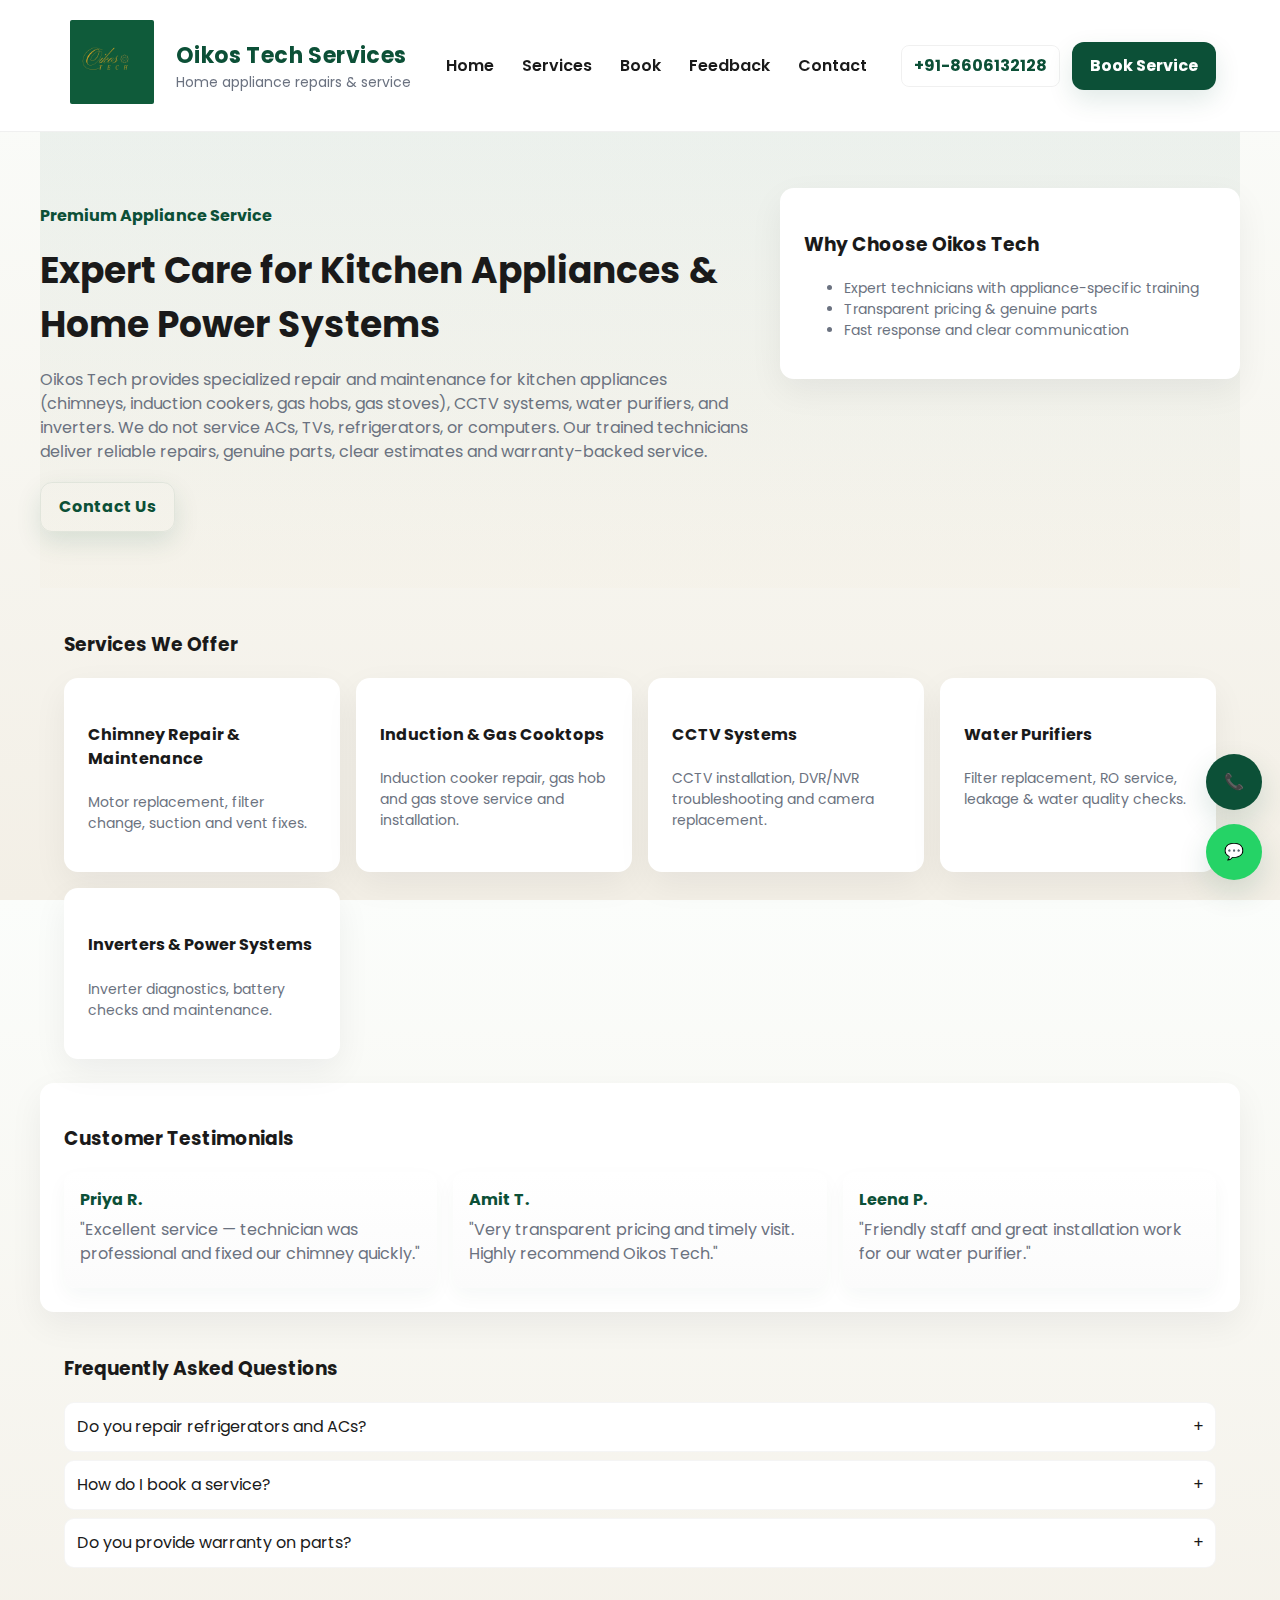
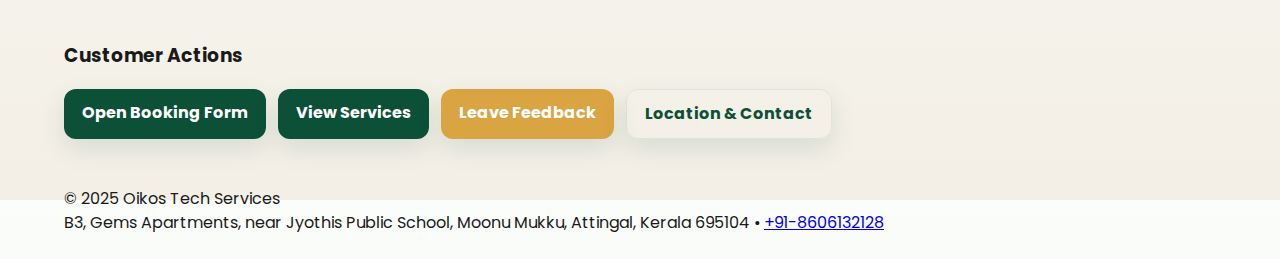
<file: index.html>
<!doctype html>
<html lang="en">
<head><meta charset="utf-8"/><meta name="viewport" content="width=device-width,initial-scale=1"/><title>Oikos Tech Services — Expert Care for Kitchen Appliances &amp; Home Power Systems</title><meta name="description" content="Oikos Tech provides specialized repair and maintenance for kitchen appliances (chimneys, induction cookers, gas hobs, gas stoves), CCTV systems, water purifiers, and inverters. We do not service ACs, TVs, refrigerators, or computers. Our trained technicians deliver reliable repairs, genuine parts, clear estimates and warranty-backed service."/><link rel="stylesheet" href="styles.css"/></head>
<body>

<header class="site-header">
  <div class="container header-inner">
    <div class="brand">
      <a href="index.html"><img src="logo.png" alt="Oikos Tech logo" class="logo" /></a>
      <div class="brand-text">
        <h1>Oikos Tech Services</h1>
        <p class="sub">Home appliance repairs & service</p>
      </div>
    </div>
    <nav class="main-nav" aria-label="Primary">
      <a href="index.html">Home</a>
      <a href="services.html">Services</a>
      <a href="book.html">Book</a>
      <a href="feedback.html">Feedback</a>
      <a href="contact.html">Contact</a>
    </nav>
    <div class="header-actions">
      <a class="call" href="tel:+91-8606132128">+91-8606132128</a>
      <a class="btn" href="book.html">Book Service</a>
    </div>
  </div>
</header>

<main>
  <section class="hero container hero-inner">
    <div class="hero-copy">
      <p class="eyebrow">Premium Appliance Service</p>
      <h2>Expert Care for Kitchen Appliances &amp; Home Power Systems</h2>
      <p class="lead">Oikos Tech provides specialized repair and maintenance for kitchen appliances (chimneys, induction cookers, gas hobs, gas stoves), CCTV systems, water purifiers, and inverters. We do not service ACs, TVs, refrigerators, or computers. Our trained technicians deliver reliable repairs, genuine parts, clear estimates and warranty-backed service.</p>
      <div class="cta-row">
        
        <a class="btn" href="contact.html" style="background:transparent;color:var(--primary-green);border:1px solid rgba(12,80,55,0.08)">Contact Us</a>
      </div>
      
    </div>
    
<aside class="hero-card card">
  <h3>Why Choose Oikos Tech</h3>
  <ul class="small">
    <li>Expert technicians with appliance-specific training</li>
    <li>Transparent pricing & genuine parts</li>
    <li>Fast response and clear communication</li>
  </ul>
  <div style="margin-top:12px"></div>
</aside>

  </section>

  <section class="section container">
    <h3>Services We Offer</h3>
    <div class="services-grid">
      <div class="card"><h4>Chimney Repair & Maintenance</h4><p class="small">Motor replacement, filter change, suction and vent fixes.</p></div>
      <div class="card"><h4>Induction & Gas Cooktops</h4><p class="small">Induction cooker repair, gas hob and gas stove service and installation.</p></div>
      <div class="card"><h4>CCTV Systems</h4><p class="small">CCTV installation, DVR/NVR troubleshooting and camera replacement.</p></div>
      <div class="card"><h4>Water Purifiers</h4><p class="small">Filter replacement, RO service, leakage & water quality checks.</p></div>
      <div class="card"><h4>Inverters & Power Systems</h4><p class="small">Inverter diagnostics, battery checks and maintenance.</p></div>
    </div>
  </section>

  <section class="section container card">
    <h3>Customer Testimonials</h3>
    <div class="testimonials">
      <div class="testimonial"><strong>Priya R.</strong><p class="muted">"Excellent service — technician was professional and fixed our chimney quickly."</p></div>
      <div class="testimonial"><strong>Amit T.</strong><p class="muted">"Very transparent pricing and timely visit. Highly recommend Oikos Tech."</p></div>
      <div class="testimonial"><strong>Leena P.</strong><p class="muted">"Friendly staff and great installation work for our water purifier."</p></div>
    </div>
  </section>

  <section class="section container">
    <h3>Frequently Asked Questions</h3>
    <div class="faq-item">
      <div class="faq-q"><span>Do you repair refrigerators and ACs?</span><span>+</span></div>
      <div class="faq-a">No. We do not repair ACs, refrigerators, televisions or computers. We specialize in kitchen appliances, CCTVs, water purifiers and inverters.</div>
    </div>
    <div class="faq-item">
      <div class="faq-q"><span>How do I book a service?</span><span>+</span></div>
      <div class="faq-a">Click "Book a Technician" or use the booking button — the form will open in a new tab. Provide details and we will contact you to confirm.</div>
    </div>
    <div class="faq-item">
      <div class="faq-q"><span>Do you provide warranty on parts?</span><span>+</span></div>
      <div class="faq-a">Yes — we provide warranty on genuine parts replaced, specific terms depend on the part and manufacturer.</div>
    </div>
  </section>

  <section class="section container">
    <h3>Customer Actions</h3>
    <div style="display:flex;gap:12px;flex-wrap:wrap">
      <a class="btn form-link" href="https://forms.gle/2g4Q3BgvCCnAi8x26" target="_blank">Open Booking Form</a>
      <a class="btn" href="services.html">View Services</a>
      <a class="btn" href="https://forms.gle/MoZWDVAmF2wmEDCK8" target="_blank" style="background:var(--accent-gold);color:#fff">Leave Feedback</a>
      <a class="btn" href="contact.html" style="background:transparent;color:var(--primary-green);border:1px solid rgba(12,80,55,0.08)">Location & Contact</a>
    </div>
  </section>

</main>

<footer class="site-footer">
  <div class="container footer-inner">
    <div>© 2025 Oikos Tech Services</div>
    <div class="muted">B3, Gems Apartments, near Jyothis Public School, Moonu Mukku, Attingal, Kerala 695104 • <a href="tel:+91-8606132128">+91-8606132128</a></div>
  </div>
</footer>

<a class="fab-call" href="tel:+91-8606132128" title="Call now" aria-label="Call now">📞</a>
<a class="fab-wa" href="https://wa.me/918606132128" target="_blank" title="WhatsApp" aria-label="WhatsApp chat">💬</a>
<script src="scripts.js"></script>
</body></html>
</file>
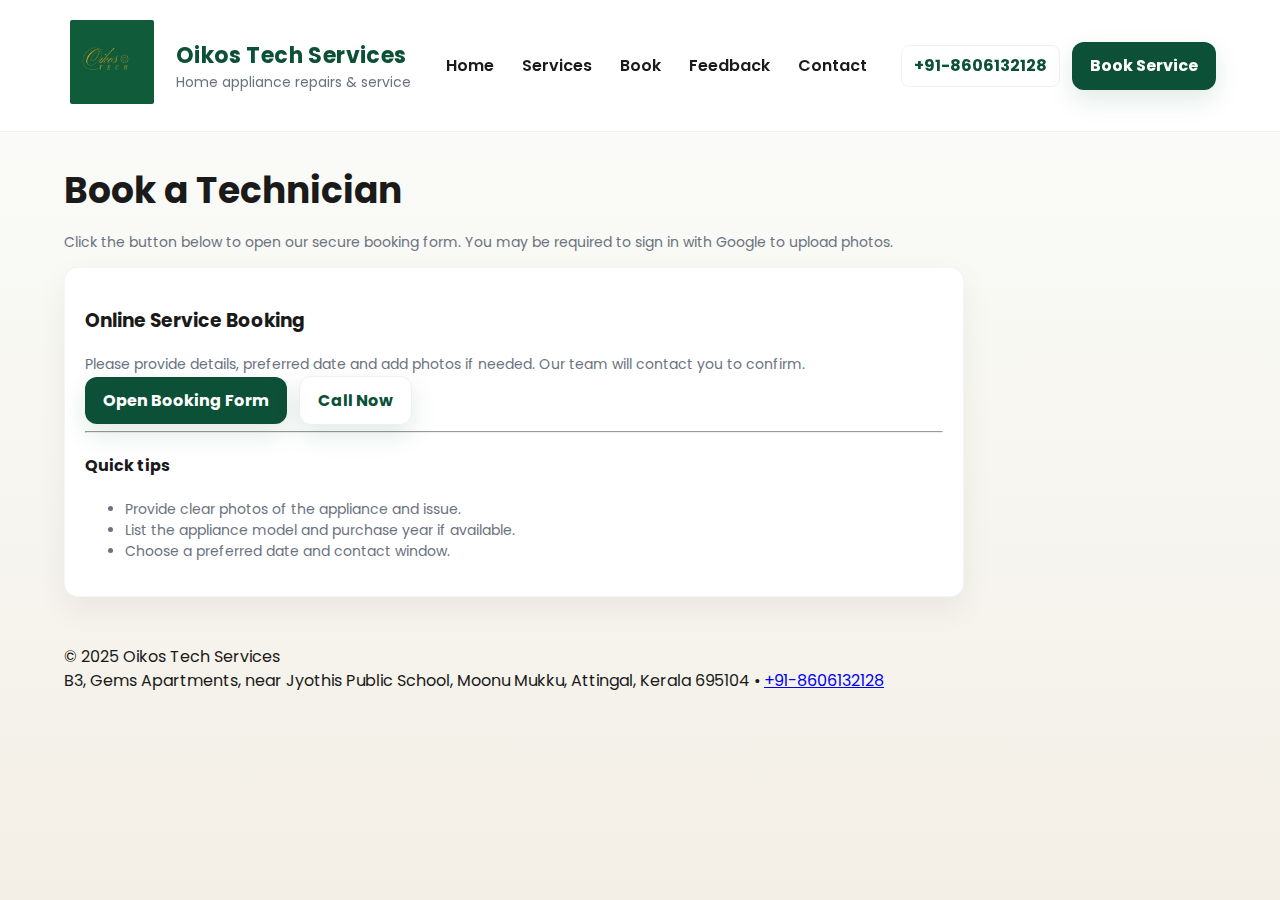
<file: book.html>
<!doctype html><html lang="en"><head><meta charset="utf-8"/><meta name="viewport" content="width=device-width,initial-scale=1"/><title>Book Service - Oikos Tech Services</title><link rel="stylesheet" href="styles.css"/></head><body>

<header class="site-header">
  <div class="container header-inner">
    <div class="brand">
      <a href="index.html"><img src="logo.png" alt="Oikos Tech logo" class="logo" /></a>
      <div class="brand-text">
        <h1>Oikos Tech Services</h1>
        <p class="sub">Home appliance repairs & service</p>
      </div>
    </div>
    <nav class="main-nav" aria-label="Primary">
      <a href="index.html">Home</a>
      <a href="services.html">Services</a>
      <a href="book.html">Book</a>
      <a href="feedback.html">Feedback</a>
      <a href="contact.html">Contact</a>
    </nav>
    <div class="header-actions">
      <a class="call" href="tel:+91-8606132128">+91-8606132128</a>
      <a class="btn" href="book.html">Book Service</a>
    </div>
  </div>
</header>

<main class="container section">
  <h2>Book a Technician</h2>
  <p class="small muted">Click the button below to open our secure booking form. You may be required to sign in with Google to upload photos.</p>
  <div class="card form-card" style="max-width:900px">
    <h3>Online Service Booking</h3>
    <p class="small">Please provide details, preferred date and add photos if needed. Our team will contact you to confirm.</p>
    <div style="margin-top:12px">
      <a class="btn form-link" href="https://forms.gle/2g4Q3BgvCCnAi8x26" target="_blank">Open Booking Form</a>
      <a class="btn" href="tel:+91-8606132128" style="margin-left:8px;background:transparent;color:var(--primary-green);border:1px solid rgba(12,80,55,0.08)">Call Now</a>
    </div>
    <hr style="margin:18px 0" />
    <h4>Quick tips</h4>
    <ul class="small">
      <li>Provide clear photos of the appliance and issue.</li>
      <li>List the appliance model and purchase year if available.</li>
      <li>Choose a preferred date and contact window.</li>
    </ul>
  </div>
</main>

<footer class="site-footer">
  <div class="container footer-inner">
    <div>© 2025 Oikos Tech Services</div>
    <div class="muted">B3, Gems Apartments, near Jyothis Public School, Moonu Mukku, Attingal, Kerala 695104 • <a href="tel:+91-8606132128">+91-8606132128</a></div>
  </div>
</footer>

</body></html>
</file>
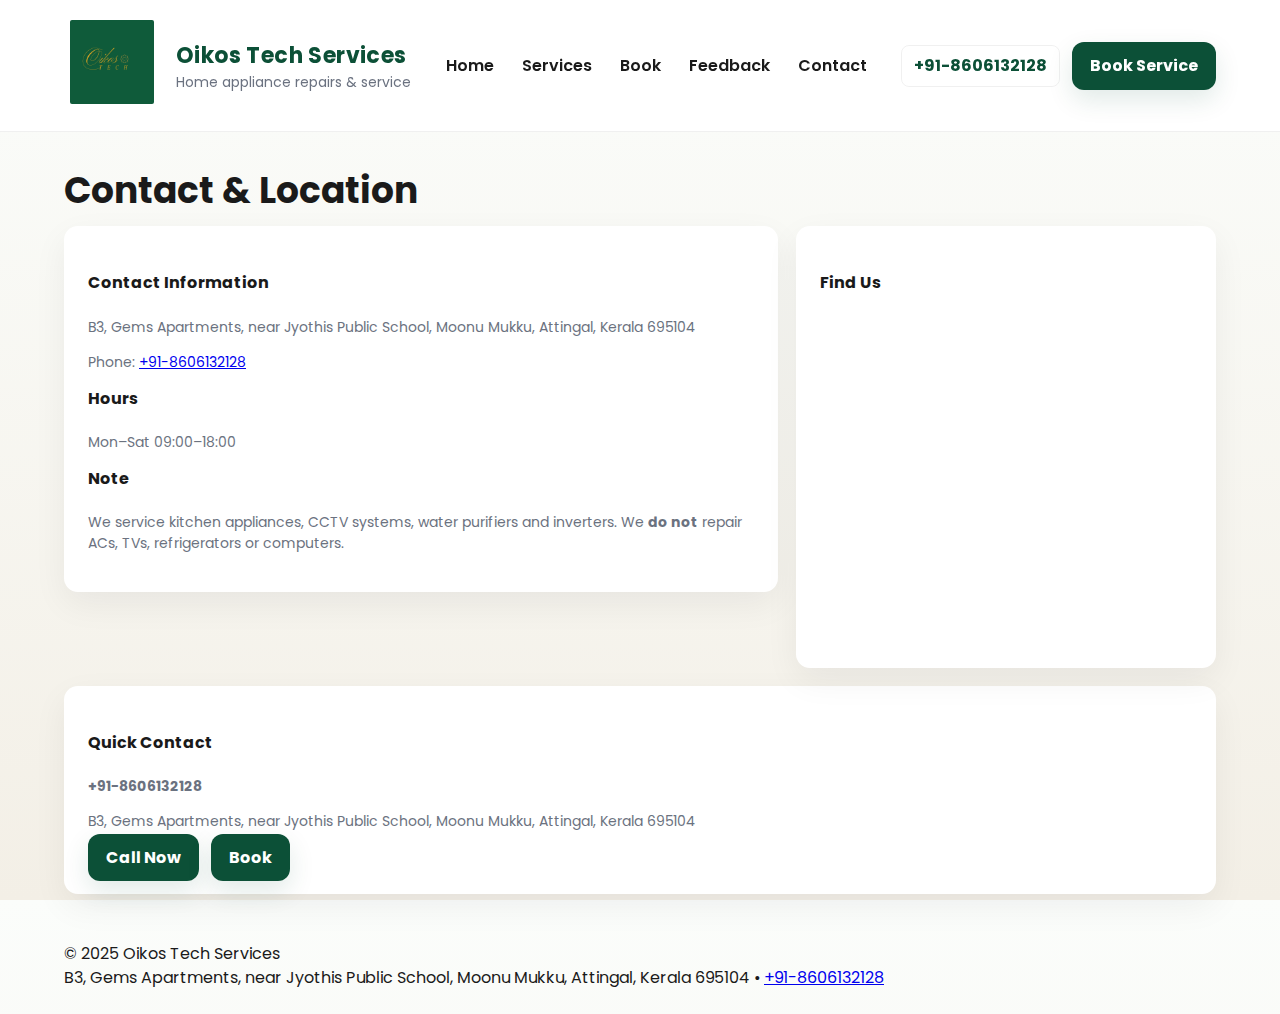
<file: contact.html>
<!doctype html><html lang="en"><head><meta charset="utf-8"/><meta name="viewport" content="width=device-width,initial-scale=1"/><title>Contact - Oikos Tech Services</title><link rel="stylesheet" href="styles.css"/></head><body>

<header class="site-header">
  <div class="container header-inner">
    <div class="brand">
      <a href="index.html"><img src="logo.png" alt="Oikos Tech logo" class="logo" /></a>
      <div class="brand-text">
        <h1>Oikos Tech Services</h1>
        <p class="sub">Home appliance repairs & service</p>
      </div>
    </div>
    <nav class="main-nav" aria-label="Primary">
      <a href="index.html">Home</a>
      <a href="services.html">Services</a>
      <a href="book.html">Book</a>
      <a href="feedback.html">Feedback</a>
      <a href="contact.html">Contact</a>
    </nav>
    <div class="header-actions">
      <a class="call" href="tel:+91-8606132128">+91-8606132128</a>
      <a class="btn" href="book.html">Book Service</a>
    </div>
  </div>
</header>

<main class="container section">
  <h2>Contact & Location</h2>
  <div style="display:grid;grid-template-columns:1fr 420px;gap:18px;align-items:start">
    <div class="card">
      <h4>Contact Information</h4>
      <p class="small muted">B3, Gems Apartments, near Jyothis Public School, Moonu Mukku, Attingal, Kerala 695104</p>
      <p class="small muted">Phone: <a href="tel:+91-8606132128">+91-8606132128</a></p>
      <h4 style="margin-top:12px">Hours</h4>
      <p class="small muted">Mon–Sat 09:00–18:00</p>
      <h4 style="margin-top:12px">Note</h4>
      <p class="small muted">We service kitchen appliances, CCTV systems, water purifiers and inverters. We <strong>do not</strong> repair ACs, TVs, refrigerators or computers.</p>
    </div>
    <aside class="card">
      <h4>Find Us</h4>
      <div class="map-wrap"><iframe loading="lazy" src="https://www.google.com/maps?q=B3, Gems Apartments, near Jyothis Public School, Moonu Mukku, Attingal, Kerala 695104&output=embed"></iframe></div>
    </aside>
  </div>

  <!-- Moved quick contact block here -->
  <div style="margin-top:18px" class="card">
    <h4>Quick Contact</h4>
    <p class="small"><strong>+91-8606132128</strong></p>
    <p class="small muted">B3, Gems Apartments, near Jyothis Public School, Moonu Mukku, Attingal, Kerala 695104</p>
    <div style="margin-top:10px"><a class="btn" href="tel:+91-8606132128">Call Now</a> <a class="btn" href="book.html" style="margin-left:8px">Book</a></div>
  </div>

</main>

<footer class="site-footer">
  <div class="container footer-inner">
    <div>© 2025 Oikos Tech Services</div>
    <div class="muted">B3, Gems Apartments, near Jyothis Public School, Moonu Mukku, Attingal, Kerala 695104 • <a href="tel:+91-8606132128">+91-8606132128</a></div>
  </div>
</footer>

</body></html>
</file>
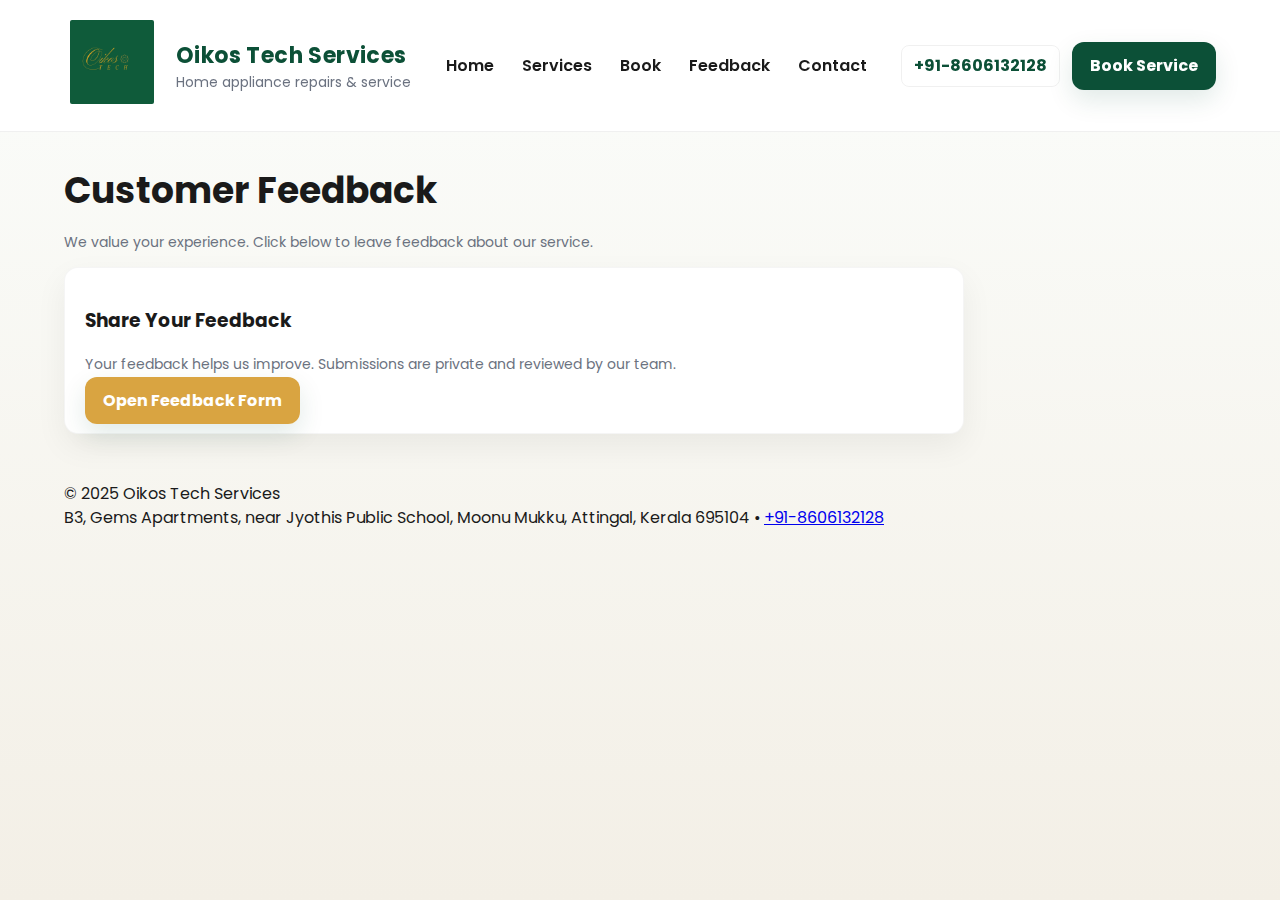
<file: feedback.html>
<!doctype html><html lang="en"><head><meta charset="utf-8"/><meta name="viewport" content="width=device-width,initial-scale=1"/><title>Feedback - Oikos Tech Services</title><link rel="stylesheet" href="styles.css"/></head><body>

<header class="site-header">
  <div class="container header-inner">
    <div class="brand">
      <a href="index.html"><img src="logo.png" alt="Oikos Tech logo" class="logo" /></a>
      <div class="brand-text">
        <h1>Oikos Tech Services</h1>
        <p class="sub">Home appliance repairs & service</p>
      </div>
    </div>
    <nav class="main-nav" aria-label="Primary">
      <a href="index.html">Home</a>
      <a href="services.html">Services</a>
      <a href="book.html">Book</a>
      <a href="feedback.html">Feedback</a>
      <a href="contact.html">Contact</a>
    </nav>
    <div class="header-actions">
      <a class="call" href="tel:+91-8606132128">+91-8606132128</a>
      <a class="btn" href="book.html">Book Service</a>
    </div>
  </div>
</header>

<main class="container section">
  <h2>Customer Feedback</h2>
  <p class="small muted">We value your experience. Click below to leave feedback about our service.</p>
  <div class="card form-card" style="max-width:900px">
    <h3>Share Your Feedback</h3>
    <p class="small">Your feedback helps us improve. Submissions are private and reviewed by our team.</p>
    <div style="margin-top:12px">
      <a class="btn" href="https://forms.gle/MoZWDVAmF2wmEDCK8" target="_blank" style="background:var(--accent-gold);color:#fff">Open Feedback Form</a>
    </div>
  </div>
</main>

<footer class="site-footer">
  <div class="container footer-inner">
    <div>© 2025 Oikos Tech Services</div>
    <div class="muted">B3, Gems Apartments, near Jyothis Public School, Moonu Mukku, Attingal, Kerala 695104 • <a href="tel:+91-8606132128">+91-8606132128</a></div>
  </div>
</footer>

</body></html>
</file>
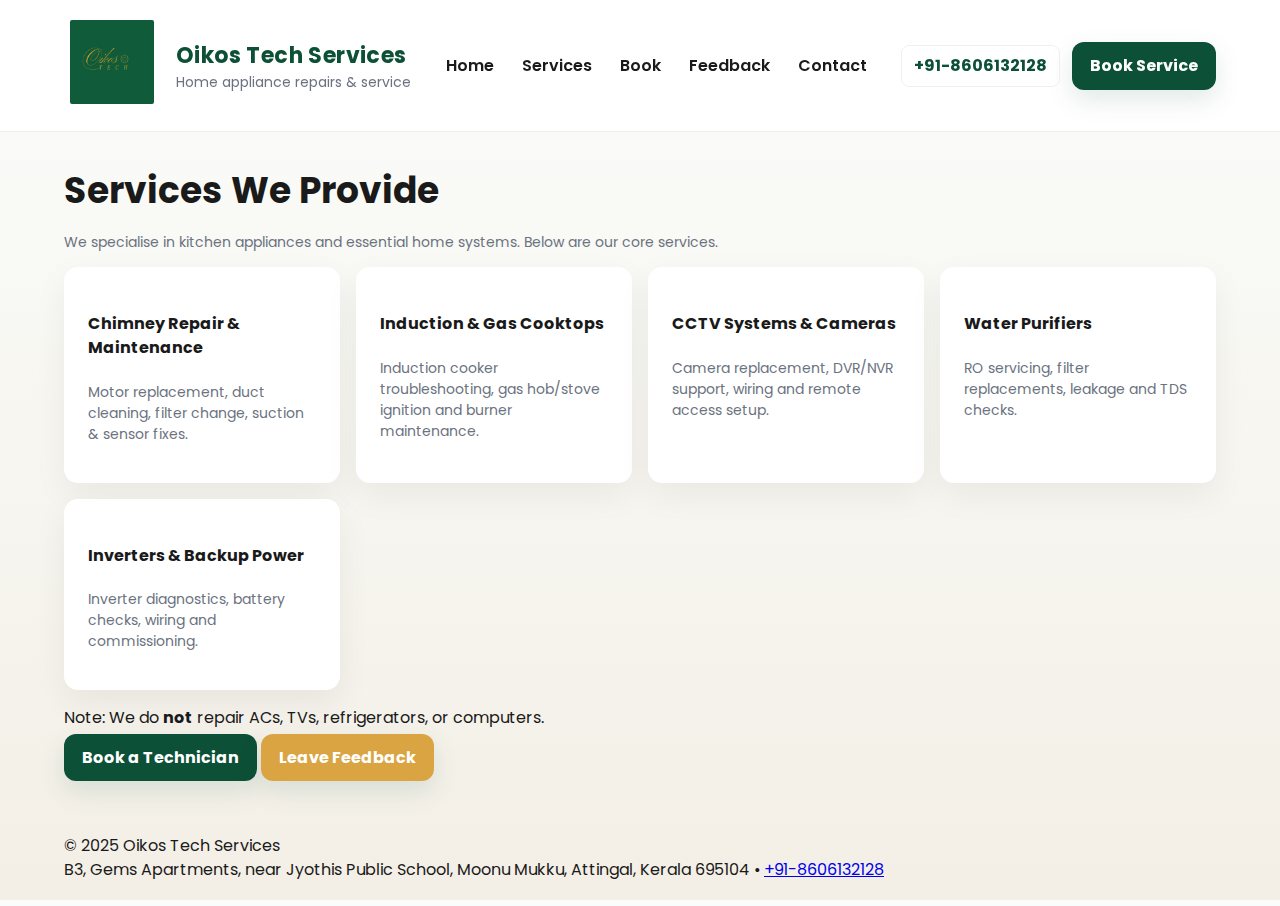
<file: services.html>
<!doctype html><html lang="en"><head><meta charset="utf-8"/><meta name="viewport" content="width=device-width,initial-scale=1"/><title>Services - Oikos Tech Services</title><link rel="stylesheet" href="styles.css"/></head><body>

<header class="site-header">
  <div class="container header-inner">
    <div class="brand">
      <a href="index.html"><img src="logo.png" alt="Oikos Tech logo" class="logo" /></a>
      <div class="brand-text">
        <h1>Oikos Tech Services</h1>
        <p class="sub">Home appliance repairs & service</p>
      </div>
    </div>
    <nav class="main-nav" aria-label="Primary">
      <a href="index.html">Home</a>
      <a href="services.html">Services</a>
      <a href="book.html">Book</a>
      <a href="feedback.html">Feedback</a>
      <a href="contact.html">Contact</a>
    </nav>
    <div class="header-actions">
      <a class="call" href="tel:+91-8606132128">+91-8606132128</a>
      <a class="btn" href="book.html">Book Service</a>
    </div>
  </div>
</header>

<main class="container section">
  <h2>Services We Provide</h2>
  <p class="small muted">We specialise in kitchen appliances and essential home systems. Below are our core services.</p>
  <div class="services-grid" style="margin-top:12px">
    <article class="card"><h4>Chimney Repair & Maintenance</h4><p class="small">Motor replacement, duct cleaning, filter change, suction & sensor fixes.</p></article>
    <article class="card"><h4>Induction & Gas Cooktops</h4><p class="small">Induction cooker troubleshooting, gas hob/stove ignition and burner maintenance.</p></article>
    <article class="card"><h4>CCTV Systems & Cameras</h4><p class="small">Camera replacement, DVR/NVR support, wiring and remote access setup.</p></article>
    <article class="card"><h4>Water Purifiers</h4><p class="small">RO servicing, filter replacements, leakage and TDS checks.</p></article>
    <article class="card"><h4>Inverters & Backup Power</h4><p class="small">Inverter diagnostics, battery checks, wiring and commissioning.</p></article>
  </div>

  <p style="margin-top:16px">Note: We do <strong>not</strong> repair ACs, TVs, refrigerators, or computers.</p>
  <p style="margin-top:12px"><a class="btn" href="book.html">Book a Technician</a> <a class="btn" href="https://forms.gle/MoZWDVAmF2wmEDCK8" target="_blank" style="background:var(--accent-gold);color:#fff">Leave Feedback</a></p>
</main>

<footer class="site-footer">
  <div class="container footer-inner">
    <div>© 2025 Oikos Tech Services</div>
    <div class="muted">B3, Gems Apartments, near Jyothis Public School, Moonu Mukku, Attingal, Kerala 695104 • <a href="tel:+91-8606132128">+91-8606132128</a></div>
  </div>
</footer>

</body></html>
</file>
<file: styles.css>
@import url('https://fonts.googleapis.com/css2?family=Poppins:wght@300;400;500;600;700&display=swap');


:root{
  --primary-green:#0C5037;
  --accent-gold:#D9A441;
  --text:#1A1A1A;
  --muted:#6B7280;
  --bg:#F3EFE6;
  --card:#ffffff;
  --container:1200px;
  font-family: Poppins, Inter, system-ui, -apple-system, 'Segoe UI', Roboto, 'Helvetica Neue', Arial;
}
*{box-sizing:border-box}
html,body{height:100%}
body{margin:0;background:linear-gradient(180deg,#fbfdfb,#f3efe6);color:var(--text);line-height:1.5;scroll-behavior:smooth;}
.container{max-width:var(--container);margin:0 auto;padding:24px}
.site-header{background:var(--card);border-bottom:1px solid rgba(0,0,0,0.06);position:sticky;top:0;z-index:60;backdrop-filter:blur(6px)}
.header-inner{display:flex;align-items:center;justify-content:space-between;gap:12px;padding:14px 24px}
.brand{display:flex;gap:16px;align-items:center}
.logo{height:96px;width:auto;border-radius:8px;background:transparent;padding:6px}
.brand-text h1{font-size:22px;margin:0;color:var(--primary-green);letter-spacing:0.4px}
.sub{font-size:14px;color:var(--muted);margin:0}
.main-nav{display:flex;gap:12px;align-items:center}
.main-nav a{color:var(--text);text-decoration:none;padding:8px;border-radius:8px;font-weight:600}
.main-nav a:hover{color:var(--primary-green)}
.header-actions{display:flex;gap:12px;align-items:center}
.call{background:transparent;padding:8px 12px;border-radius:8px;border:1px solid rgba(0,0,0,0.06);text-decoration:none;color:var(--primary-green);font-weight:700}
.btn{background:var(--primary-green);color:white;padding:12px 18px;border-radius:12px;text-decoration:none;font-weight:700;box-shadow:0 10px 26px rgba(12,80,55,0.12)}
.hero{padding:56px 0; background-image: linear-gradient(180deg, rgba(12,80,55,0.06), rgba(217,164,65,0.02));}
.hero-inner{display:grid;grid-template-columns:1fr 460px;gap:28px;align-items:start}
.eyebrow{color:var(--primary-green);font-weight:700}
h2{font-size:36px;margin:8px 0;color:var(--text)}
.lead{color:var(--muted);margin-bottom:18px;font-size:16px}
.cta-row{display:flex;gap:10px;margin-top:12px}
.card{background:var(--card);padding:24px;border-radius:14px;box-shadow:0 12px 34px rgba(15,23,36,0.06)}
.services-grid{display:grid;grid-template-columns:repeat(auto-fit,minmax(220px,1fr));gap:16px;margin-top:12px}
.testimonials{display:grid;grid-template-columns:repeat(auto-fit,minmax(260px,1fr));gap:16px;margin-top:12px}
.testimonial{padding:16px;border-radius:12px;background:linear-gradient(180deg,#fff,#fbfbfb);box-shadow:0 8px 20px rgba(12,80,55,0.04)}
.testimonial p{margin:6px 0;color:var(--muted)}
.testimonial strong{color:var(--primary-green)}
.faq-item{border-radius:10px;background:var(--card);padding:12px;margin-bottom:8px;border:1px solid rgba(0,0,0,0.04)}
.faq-q{cursor:pointer;display:flex;justify-content:space-between;align-items:center}
.faq-a{display:none;margin-top:8px;color:var(--muted)}
.fab-call, .fab-wa{position:fixed;right:18px;border-radius:50%;width:56px;height:56px;display:flex;align-items:center;justify-content:center;box-shadow:0 12px 30px rgba(12,80,55,0.16);z-index:90;color:#fff;text-decoration:none}
.fab-call{bottom:90px;background:var(--primary-green)}
.fab-wa{bottom:20px;background:#25D366}
.small{font-size:14px;color:var(--muted)}
.map-wrap iframe{width:100%;height:320px;border:0;border-radius:8px}
.form-card{background:var(--card);border-radius:14px;padding:20px;box-shadow:0 12px 32px rgba(0,0,0,0.06);border:1px solid rgba(0,0,0,0.04)}
@media (max-width:900px){.hero-inner{grid-template-columns:1fr}.header-inner{flex-direction:column;align-items:flex-start;gap:12px}.main-nav{display:none}.logo{height:72px}}
</file>
